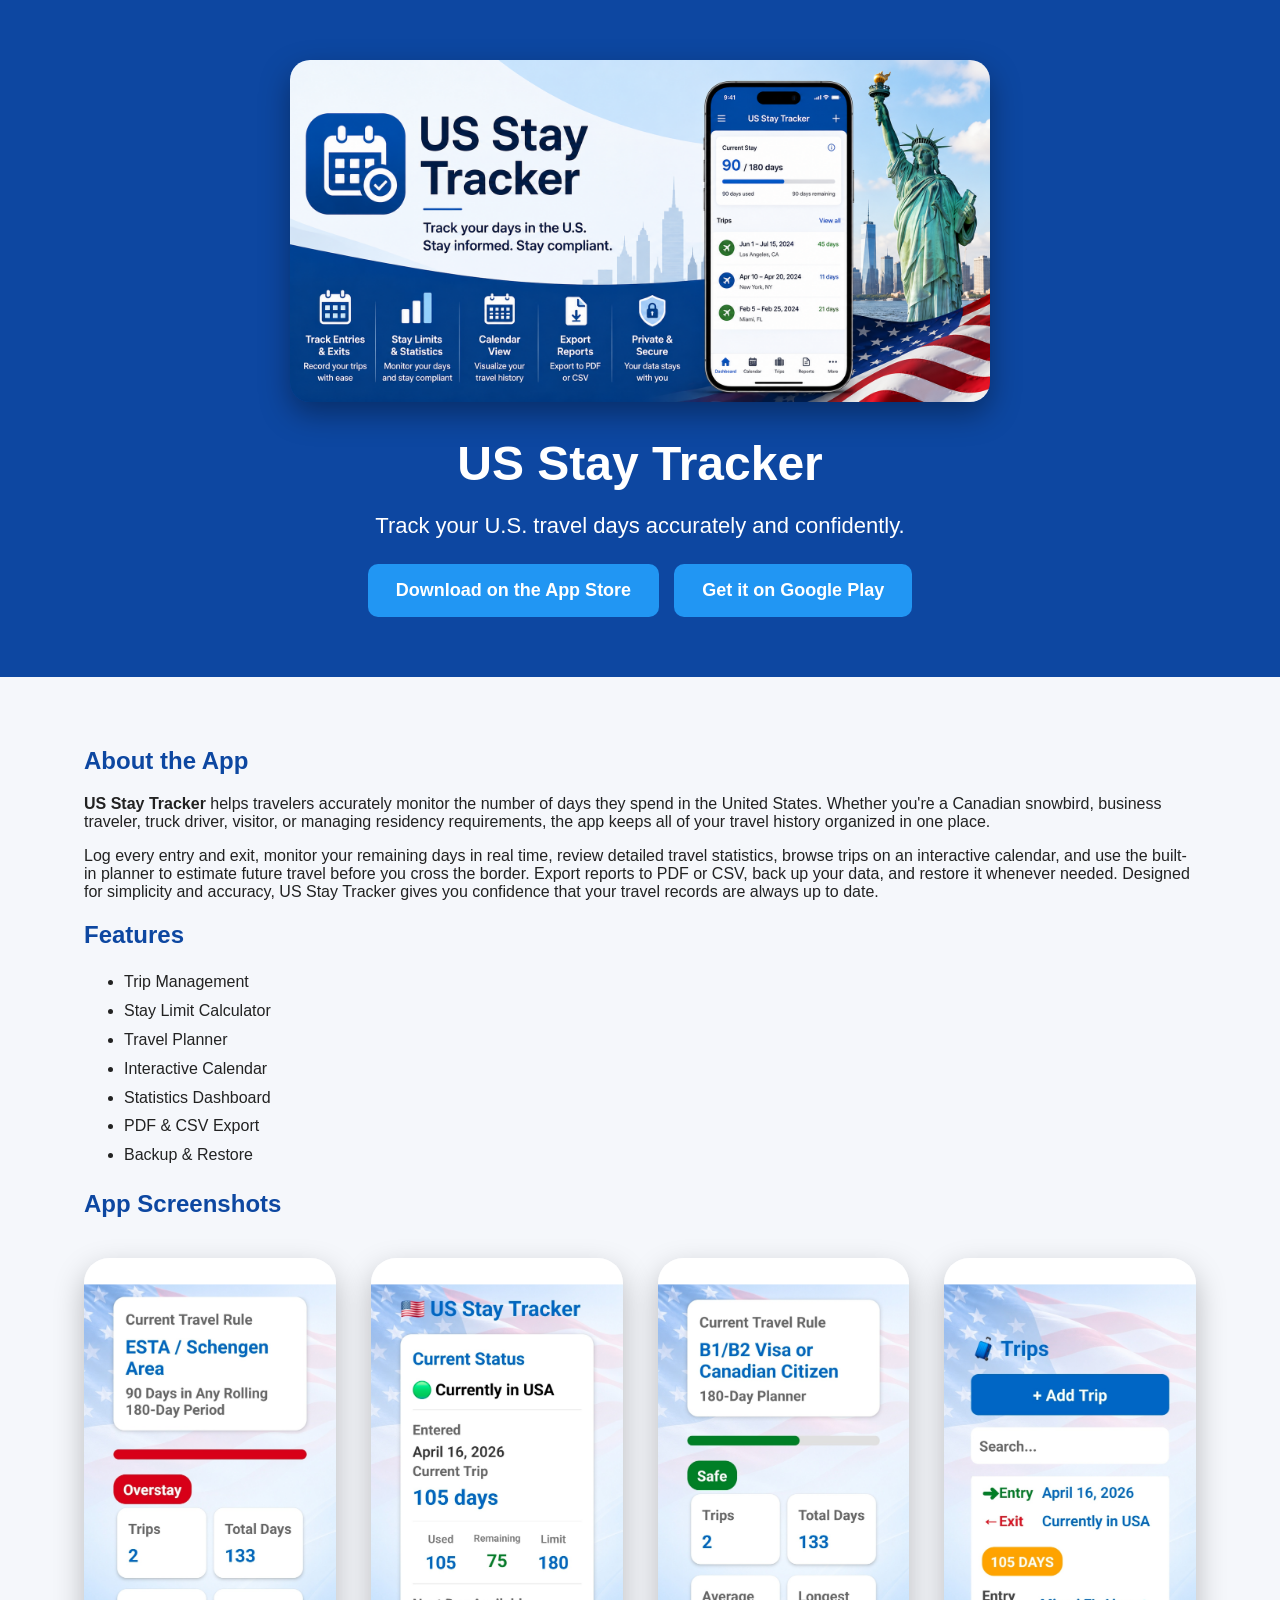
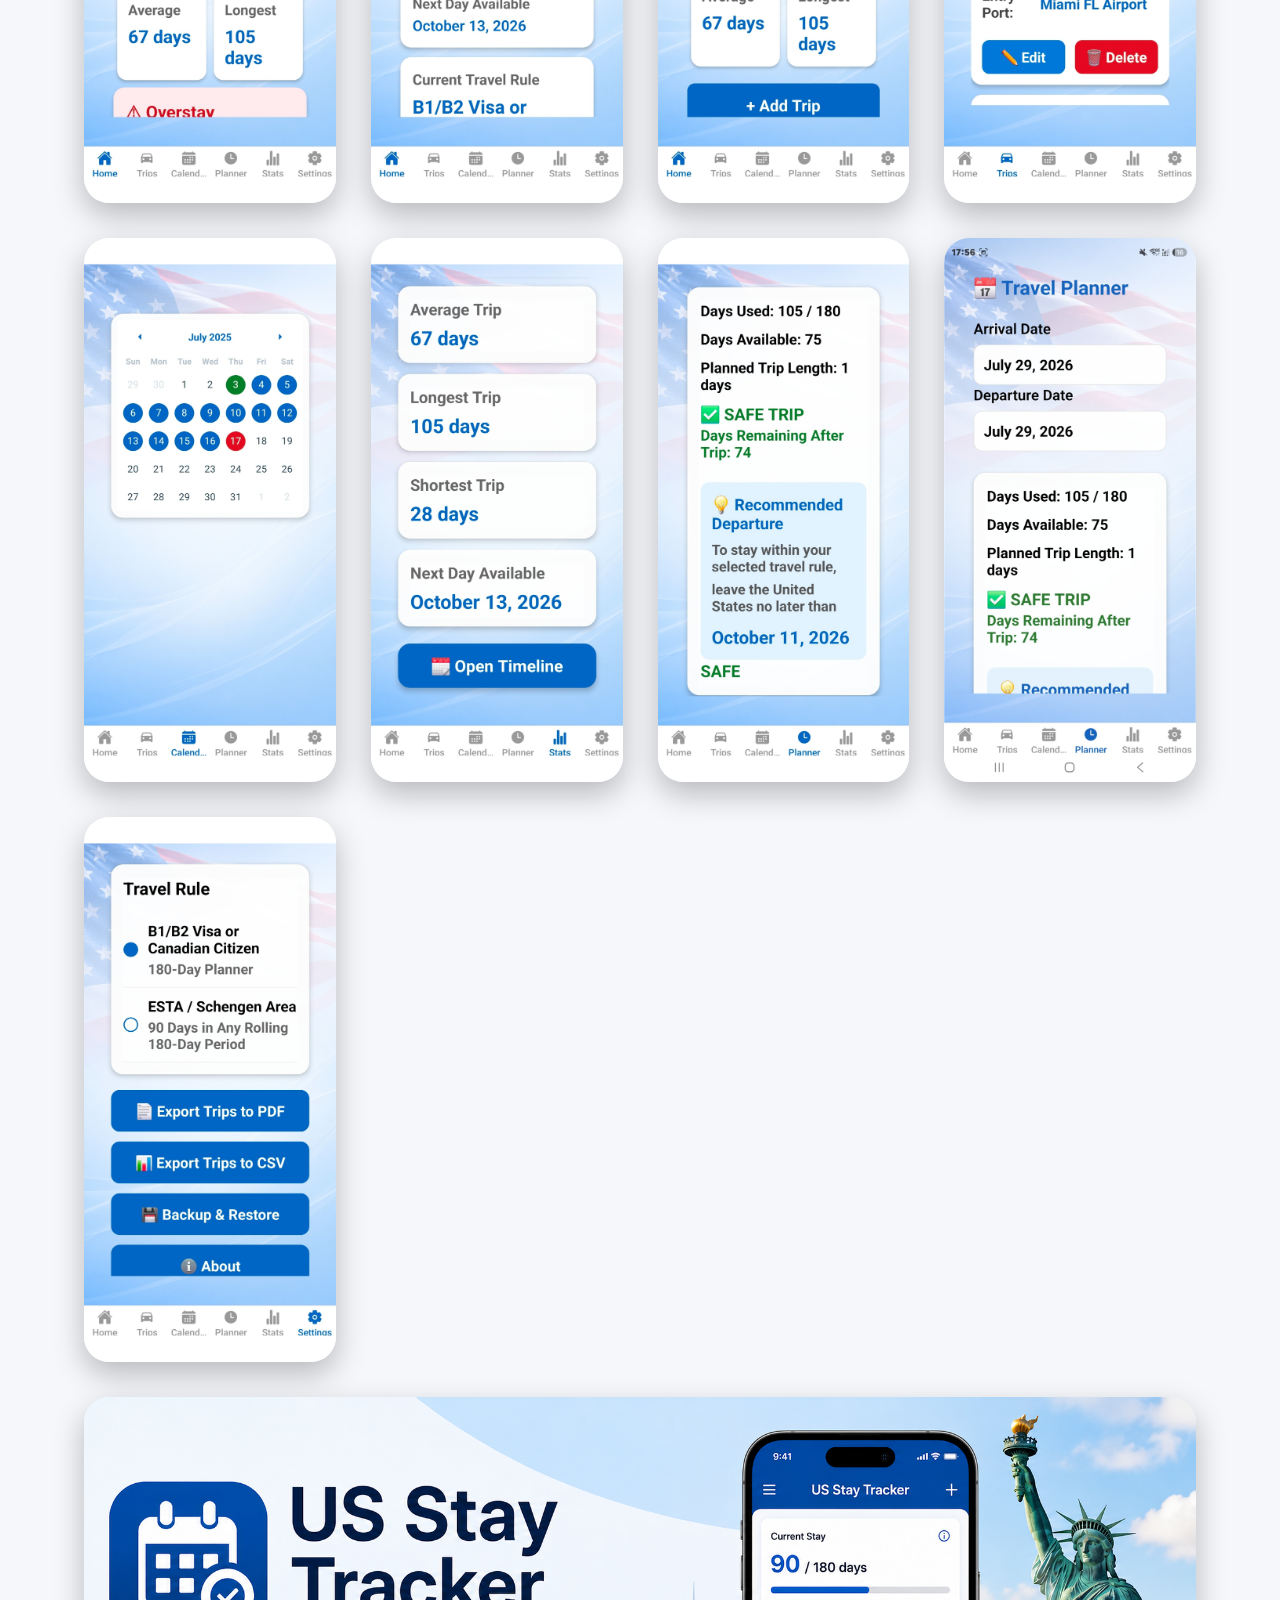
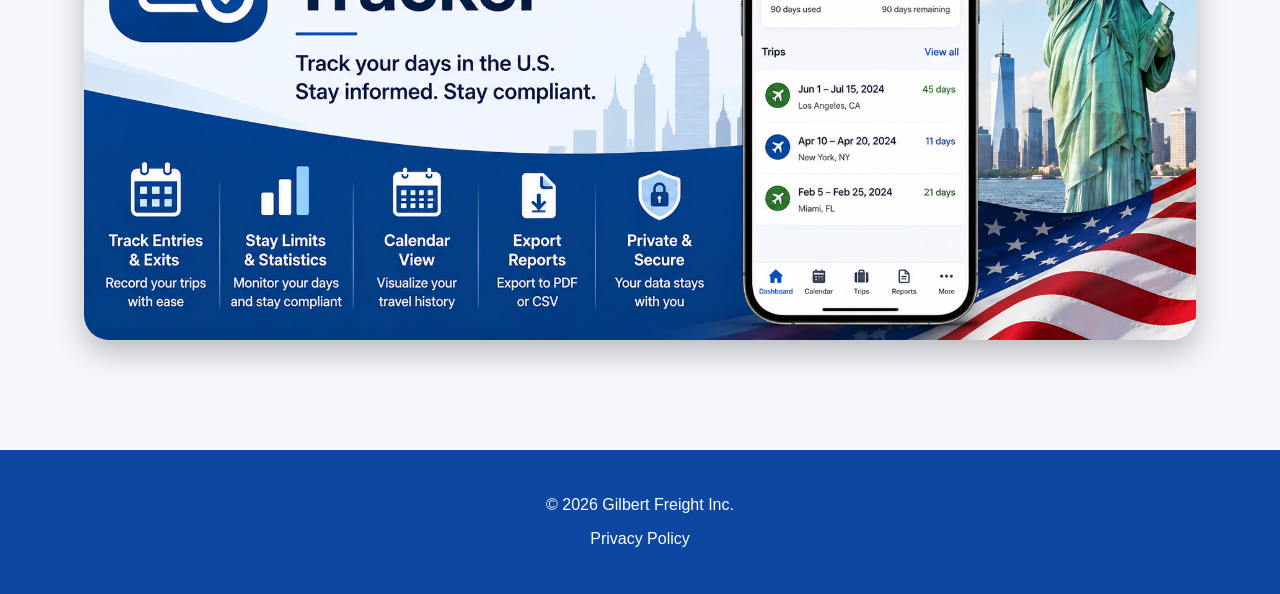
<file: index.html>
<!DOCTYPE html>
<html lang="en">
<head>
<meta charset="UTF-8">
<meta name="viewport" content="width=device-width,initial-scale=1.0">
<title>US Stay Tracker</title>

<style>
*{
  box-sizing:border-box;
}

body{
  margin:0;
  font-family:Arial,sans-serif;
  background:#f5f7fb;
  color:#222;
}

header{
  background:#0d47a1;
  color:#fff;
  text-align:center;
  padding:60px 20px;
}

header img{
  width:100%;
  max-width:700px;
  border-radius:20px;
  box-shadow:0 12px 30px rgba(0,0,0,.35);
}

h1{
  margin:30px 0 10px;
  font-size:48px;
}

header p{
  font-size:22px;
}

.store-buttons{
  display:flex;
  justify-content:center;
  align-items:center;
  gap:15px;
  flex-wrap:wrap;
  margin-top:25px;
}

.store-button{
  display:inline-block;
  background:#2196f3;
  color:#fff;
  padding:16px 28px;
  text-decoration:none;
  border-radius:10px;
  font-size:18px;
  font-weight:bold;
  transition:.2s;
}

.store-button:hover{
  transform:translateY(-2px);
  opacity:.9;
}

.container{
  width:90%;
  max-width:1200px;
  margin:auto;
  padding:50px 20px;
}

h2{
  color:#0d47a1;
}

ul{
  line-height:1.8;
}

.gallery{
  display:grid;
  grid-template-columns:repeat(4,1fr);
  gap:35px;
  margin-top:40px;
}

.gallery img{
  width:100%;
  border-radius:25px;
  box-shadow:0 12px 30px rgba(0,0,0,.25);
  transition:.3s;
}

.gallery img:hover{
  transform:translateY(-8px) scale(1.03);
}

.feature-wide{
  grid-column:1/-1;
  width:100%;
  display:block;
  border-radius:25px;
  box-shadow:0 12px 30px rgba(0,0,0,.25);
}

@media(max-width:1100px){
  .gallery{
    grid-template-columns:repeat(2,1fr);
  }
}

@media(max-width:700px){
  .gallery{
    grid-template-columns:1fr;
  }

  h1{
    font-size:36px;
  }

  header p{
    font-size:19px;
  }

  .store-buttons{
    flex-direction:column;
  }

  .store-button{
    width:100%;
    max-width:320px;
  }
}

footer{
  background:#0d47a1;
  color:#fff;
  text-align:center;
  padding:30px;
  margin-top:60px;
}

footer a{
  color:#fff;
  text-decoration:none;
}
</style>
</head>

<body>

<header>

<img src="feature-image.png" alt="US Stay Tracker">

<h1>US Stay Tracker</h1>

<p>Track your U.S. travel days accurately and confidently.</p>

<div class="store-buttons">

  <a
    class="store-button"
    href="https://apps.apple.com/us/app/us-stay-tracker/id6796509463"
    target="_blank"
    rel="noopener noreferrer">
    Download on the App Store
  </a>

  <a
    class="store-button"
    href="https://play.google.com/store/apps/details?id=com.usstaytracker.usstaytrackersdk54&pcampaignid=web_share"
    target="_blank"
    rel="noopener noreferrer">
    Get it on Google Play
  </a>

</div>

</header>


<div class="container">

<h2>About the App</h2>

<p>
<strong>US Stay Tracker</strong> helps travelers accurately monitor the number of days they spend in the United States. Whether you're a Canadian snowbird, business traveler, truck driver, visitor, or managing residency requirements, the app keeps all of your travel history organized in one place.
</p>

<p>
Log every entry and exit, monitor your remaining days in real time, review detailed travel statistics, browse trips on an interactive calendar, and use the built-in planner to estimate future travel before you cross the border. Export reports to PDF or CSV, back up your data, and restore it whenever needed. Designed for simplicity and accuracy, US Stay Tracker gives you confidence that your travel records are always up to date.
</p>


<h2>Features</h2>

<ul>
<li>Trip Management</li>
<li>Stay Limit Calculator</li>
<li>Travel Planner</li>
<li>Interactive Calendar</li>
<li>Statistics Dashboard</li>
<li>PDF &amp; CSV Export</li>
<li>Backup &amp; Restore</li>
</ul>


<h2>App Screenshots</h2>

<div class="gallery">

<img src="USStayTracker_Home_1284x2778.png" alt="US Stay Tracker Home">

<img src="USStayTracker_HomeStatus_1284x2778.png" alt="US Stay Tracker Status">

<img src="USStayTracker_HomeSafe_1284x2778.png" alt="US Stay Tracker Summary">

<img src="USStayTracker_Trips_1284x2778.png" alt="US Stay Tracker Trips">

<img src="USStayTracker_Calendar_1284x2778.png" alt="US Stay Tracker Calendar">

<img src="USStayTracker_Statistics_1284x2778.png" alt="US Stay Tracker Statistics">

<img src="USStayTracker_Planner_1284x2778.png" alt="US Stay Tracker Planner">

<img src="USStayTracker_Planner_Form_1284x2778.png" alt="US Stay Tracker Planner Form">

<img src="USStayTracker_Settings_1284x2778.png" alt="US Stay Tracker Settings">

<img
  class="feature-wide"
  src="feature-image.png"
  alt="US Stay Tracker Feature Image">

</div>

</div>


<footer>

<p>© 2026 Gilbert Freight Inc.</p>

<p>
<a href="privacy.html">Privacy Policy</a>
</p>

</footer>

</body>
</html>
</file>
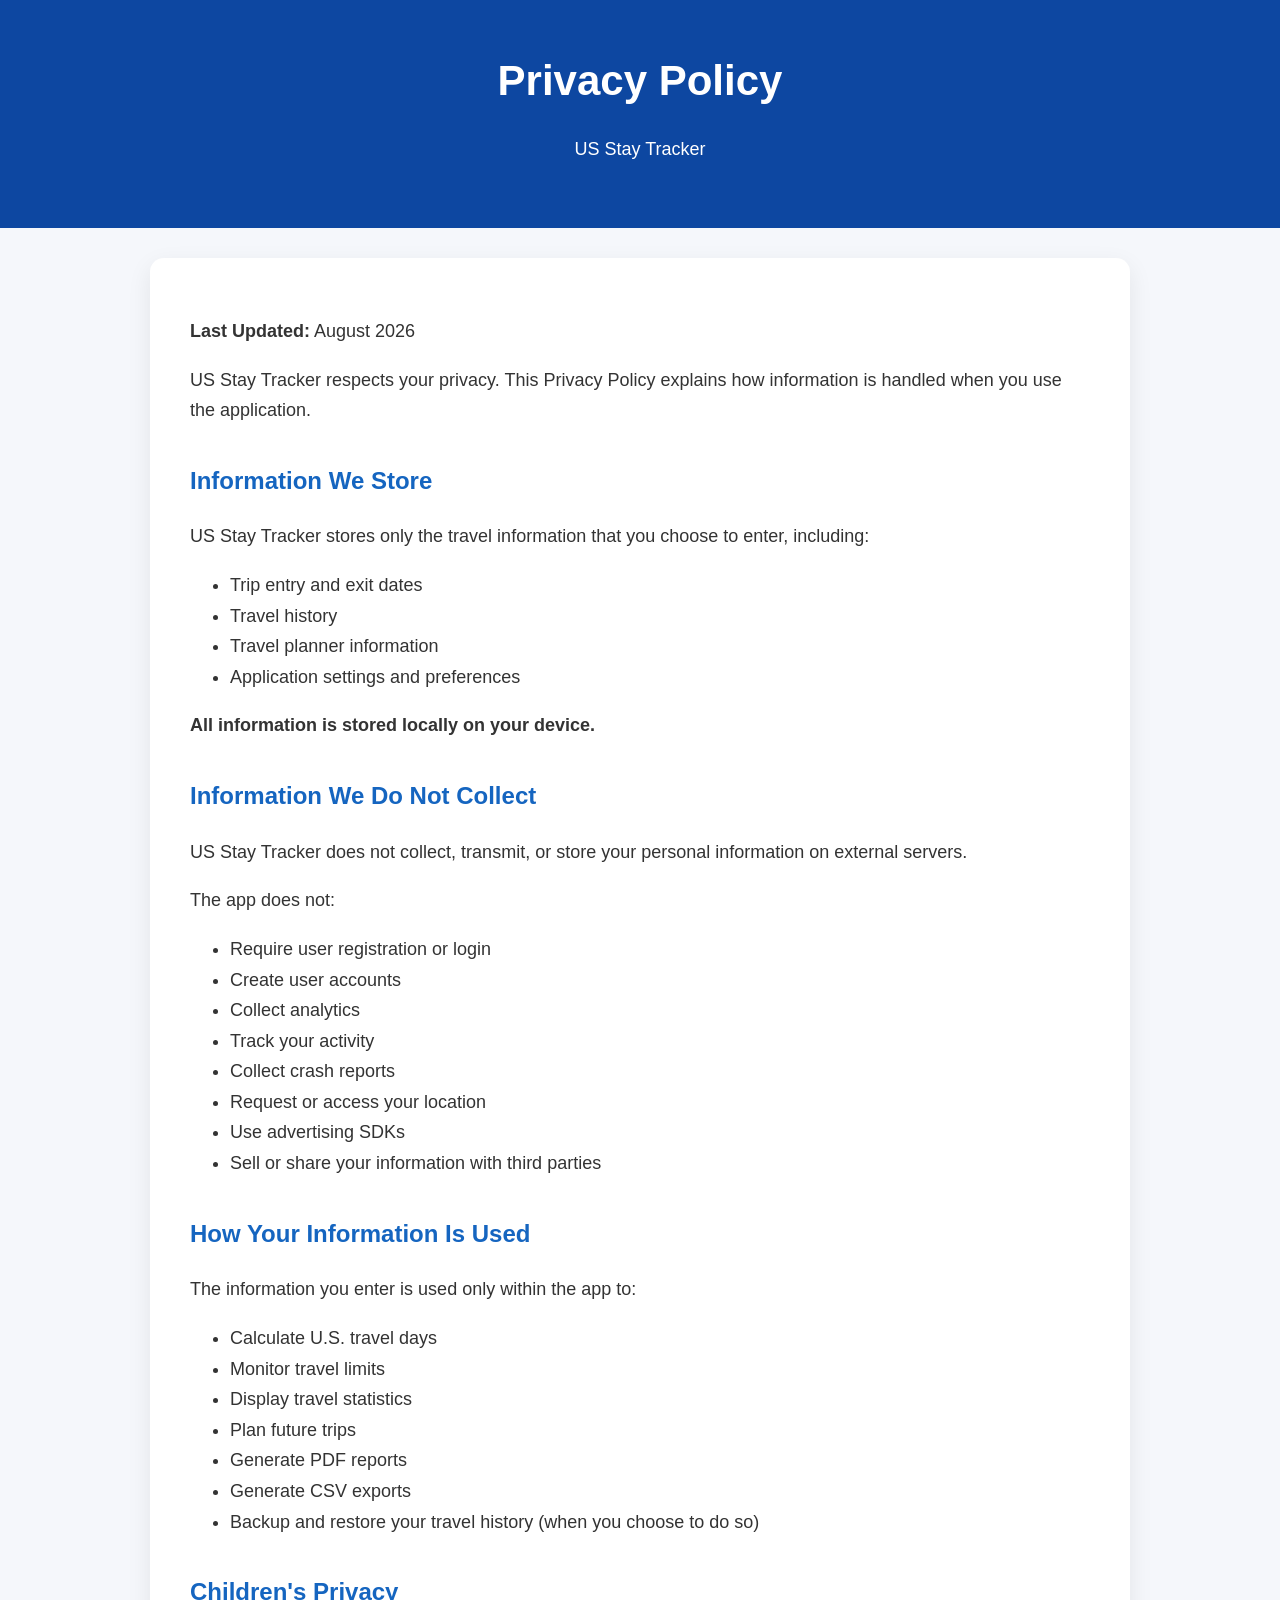
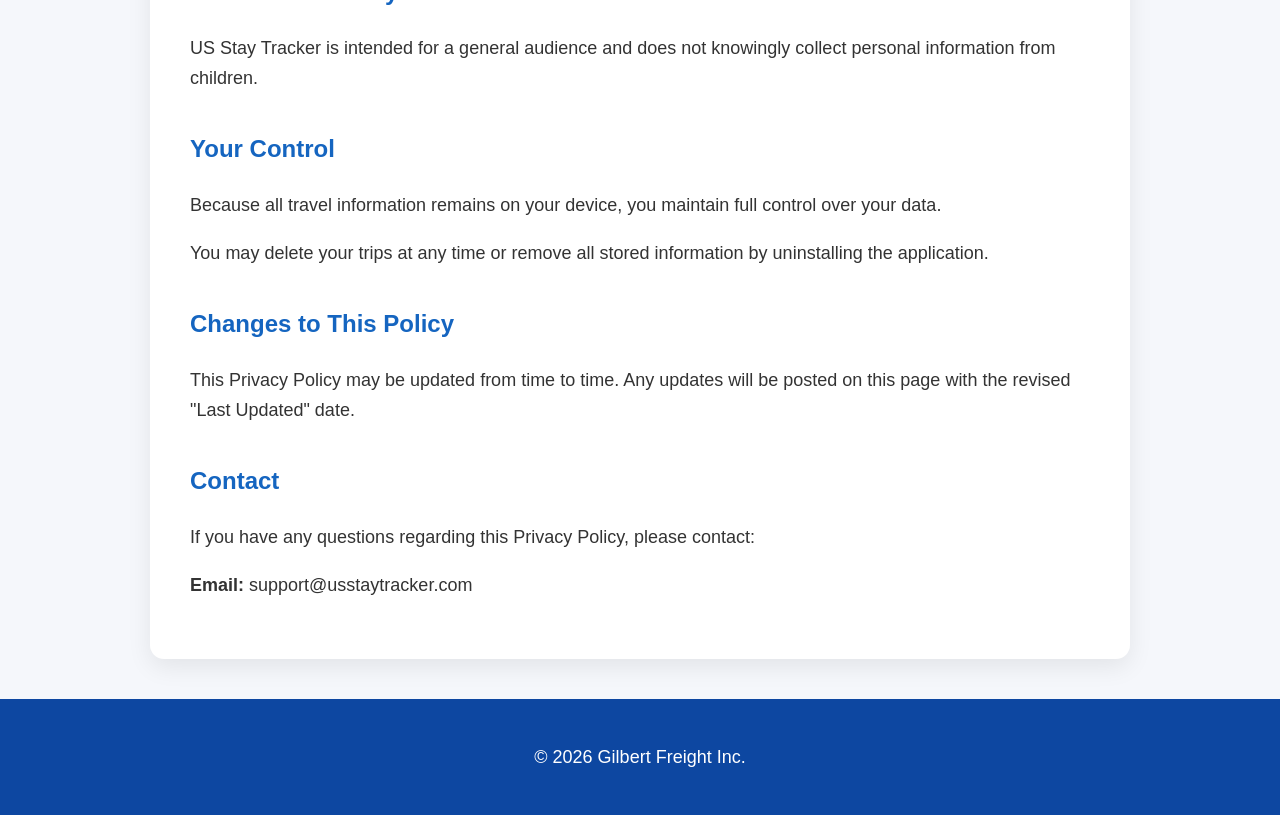
<file: privacy.html>
<!DOCTYPE html>
<html lang="en">
<head>
<meta charset="UTF-8">
<meta name="viewport" content="width=device-width, initial-scale=1.0">

<title>Privacy Policy - US Stay Tracker</title>

<style>
body{
    font-family:Arial,Helvetica,sans-serif;
    background:#f5f7fb;
    color:#333;
    margin:0;
    line-height:1.7;
}

header{
    background:#0d47a1;
    color:white;
    padding:45px 20px;
    text-align:center;
}

.container{
    max-width:900px;
    margin:auto;
    background:white;
    padding:40px;
    margin-top:30px;
    margin-bottom:40px;
    border-radius:14px;
    box-shadow:0 8px 24px rgba(0,0,0,.08);
}

h1{
    margin:0;
    font-size:42px;
}

h2{
    color:#1565C0;
    margin-top:35px;
}

p,li{
    font-size:18px;
}

footer{
    background:#0d47a1;
    color:white;
    text-align:center;
    padding:25px;
}
</style>

</head>

<body>

<header>

<h1>Privacy Policy</h1>

<p>US Stay Tracker</p>

</header>

<div class="container">

<p><strong>Last Updated:</strong> August 2026</p>

<p>
US Stay Tracker respects your privacy. This Privacy Policy explains how information is handled when you use the application.
</p>

<h2>Information We Store</h2>

<p>
US Stay Tracker stores only the travel information that you choose to enter, including:
</p>

<ul>
<li>Trip entry and exit dates</li>
<li>Travel history</li>
<li>Travel planner information</li>
<li>Application settings and preferences</li>
</ul>

<p>
<strong>All information is stored locally on your device.</strong>
</p>

<h2>Information We Do Not Collect</h2>

<p>
US Stay Tracker does not collect, transmit, or store your personal information on external servers.
</p>

<p>The app does not:</p>

<ul>
<li>Require user registration or login</li>
<li>Create user accounts</li>
<li>Collect analytics</li>
<li>Track your activity</li>
<li>Collect crash reports</li>
<li>Request or access your location</li>
<li>Use advertising SDKs</li>
<li>Sell or share your information with third parties</li>
</ul>

<h2>How Your Information Is Used</h2>

<p>
The information you enter is used only within the app to:
</p>

<ul>
<li>Calculate U.S. travel days</li>
<li>Monitor travel limits</li>
<li>Display travel statistics</li>
<li>Plan future trips</li>
<li>Generate PDF reports</li>
<li>Generate CSV exports</li>
<li>Backup and restore your travel history (when you choose to do so)</li>
</ul>

<h2>Children's Privacy</h2>

<p>
US Stay Tracker is intended for a general audience and does not knowingly collect personal information from children.
</p>

<h2>Your Control</h2>

<p>
Because all travel information remains on your device, you maintain full control over your data.
</p>

<p>
You may delete your trips at any time or remove all stored information by uninstalling the application.
</p>

<h2>Changes to This Policy</h2>

<p>
This Privacy Policy may be updated from time to time. Any updates will be posted on this page with the revised "Last Updated" date.
</p>

<h2>Contact</h2>

<p>
If you have any questions regarding this Privacy Policy, please contact:
</p>

<p>
<strong>Email:</strong> support@usstaytracker.com
</p>

</div>

<footer>

<p>© 2026 Gilbert Freight Inc.</p>

</footer>

</body>
</html>
</file>
